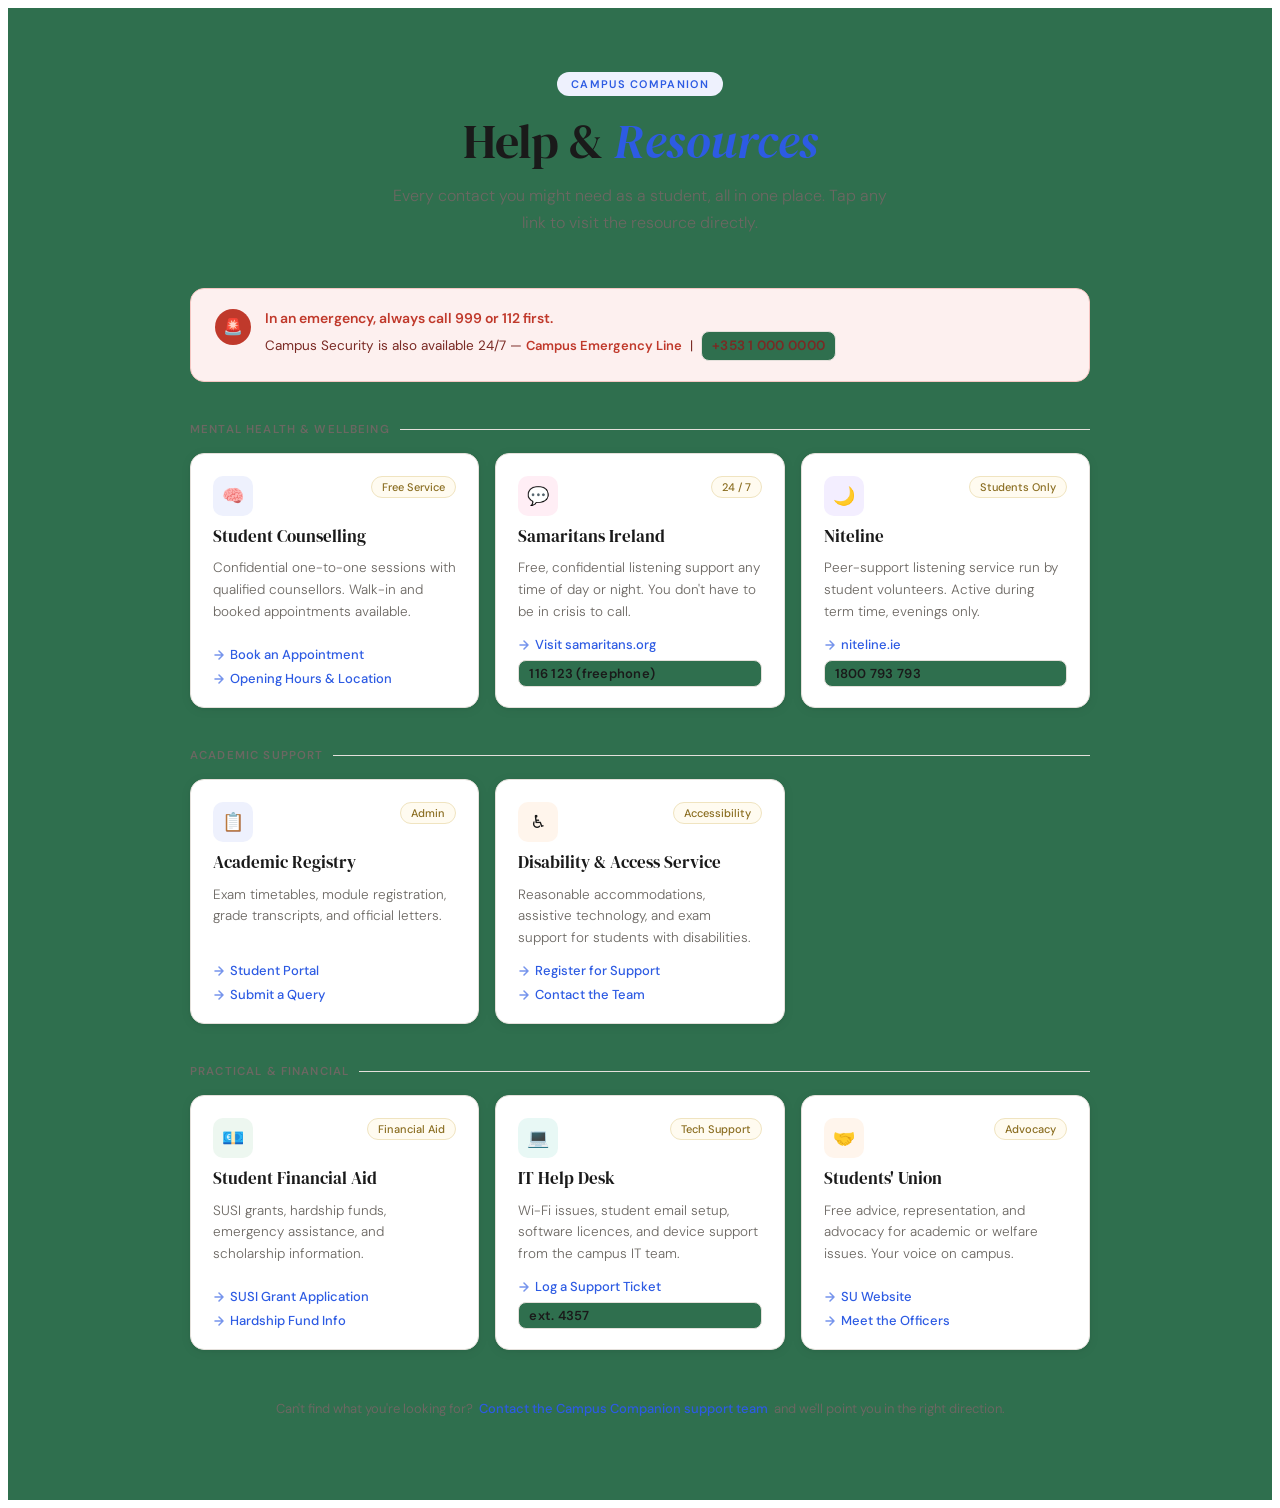
<file: campus-resources-section.html>
<!--
  ============================================================
  CAMPUS COMPANION — Help & Resources Section
  ============================================================
  HOW TO USE THIS IN YOUR FRIEND'S PROJECT:
  
  Option A — Drop in the full file as a standalone page
  Option B — Copy everything between the <section> tags and
             paste it wherever you want inside your friend's
             existing HTML. The <style> block can go into his
             existing <head> or at the top of a shared CSS file.
             No JS needed. Nothing will conflict with his code
             as long as his project doesn't already define the
             same CSS custom-property names (they're scoped).
  ============================================================
-->
<!DOCTYPE html>
<html lang="en">
<head>
  <meta charset="UTF-8" />
  <meta name="viewport" content="width=device-width, initial-scale=1.0" />
  <title>Help & Resources — Campus Companion</title>
  <link rel="preconnect" href="https://fonts.googleapis.com" />
  <link rel="preconnect" href="https://fonts.gstatic.com" crossorigin />
  <link href="https://fonts.googleapis.com/css2?family=DM+Serif+Display:ital@0;1&family=DM+Sans:wght@300;400;500;600&display=swap" rel="stylesheet" />

  <style>
    /* ── Scoped custom properties (won't clash with existing code) ── */
    .cr-root {
      --cr-bg:          #2f6f4e;
      --cr-surface:     #ffffff;
      --cr-border:      #e4e0db;
      --cr-accent:      #2d5be3;
      --cr-accent-soft: #eef1fd;
      --cr-text:        #1a1a1a;
      --cr-muted:       #6b6762;
      --cr-tag-bg:      #fffbf0;
      --cr-tag-border:  #f0e4c0;
      --cr-tag-text:    #8a6d20;
      --cr-emergency:   #c0392b;
      --cr-emergency-soft: #fdf0ef;
      --cr-radius:      14px;
      --cr-radius-sm:   8px;
      --cr-shadow:      0 2px 12px rgba(0,0,0,.06), 0 1px 3px rgba(0,0,0,.04);
      --cr-shadow-hover:0 8px 28px rgba(0,0,0,.10), 0 2px 6px rgba(0,0,0,.06);
      --cr-font-display: 'DM Serif Display', Georgia, serif;
      --cr-font-body:    'DM Sans', system-ui, sans-serif;
    }

    /* ── Reset only inside our section ── */
    .cr-root *, .cr-root *::before, .cr-root *::after {
      box-sizing: border-box;
      margin: 0;
      padding: 0;
    }

    /* ── Section wrapper ── */
    .cr-root {
      font-family: var(--cr-font-body);
      color: var(--cr-text);
      background: var(--cr-bg);
      padding: 64px 24px 80px;
      min-height: 100vh; /* remove this line if embedding inside an existing page */
    }

    /* ── Inner container ── */
    .cr-container {
      max-width: 900px;
      margin: 0 auto;
    }

    /* ── Header ── */
    .cr-header {
      text-align: center;
      margin-bottom: 52px;
    }

    .cr-eyebrow {
      display: inline-block;
      font-size: 11px;
      font-weight: 600;
      letter-spacing: .12em;
      text-transform: uppercase;
      color: var(--cr-accent);
      background: var(--cr-accent-soft);
      border-radius: 100px;
      padding: 5px 14px;
      margin-bottom: 18px;
    }

    .cr-header h1 {
      font-family: var(--cr-font-display);
      font-size: clamp(2rem, 5vw, 3rem);
      font-weight: 400;
      line-height: 1.15;
      color: var(--cr-text);
      margin-bottom: 14px;
    }

    .cr-header h1 em {
      font-style: italic;
      color: var(--cr-accent);
    }

    .cr-header p {
      font-size: 16px;
      font-weight: 300;
      color: var(--cr-muted);
      max-width: 520px;
      margin: 0 auto;
      line-height: 1.65;
    }

    /* ── Emergency banner ── */
    .cr-emergency-banner {
      display: flex;
      align-items: flex-start;
      gap: 14px;
      background: var(--cr-emergency-soft);
      border: 1.5px solid #f5c6c2;
      border-radius: var(--cr-radius);
      padding: 20px 24px;
      margin-bottom: 40px;
    }

    .cr-emergency-icon {
      flex-shrink: 0;
      width: 36px;
      height: 36px;
      background: var(--cr-emergency);
      border-radius: 50%;
      display: flex;
      align-items: center;
      justify-content: center;
      font-size: 16px;
      color: #fff;
    }

    .cr-emergency-body strong {
      display: block;
      font-size: 14px;
      font-weight: 600;
      color: var(--cr-emergency);
      margin-bottom: 4px;
    }

    .cr-emergency-body span {
      font-size: 13.5px;
      color: #7a2a24;
      line-height: 1.5;
    }

    .cr-emergency-body .cr-link {
      color: var(--cr-emergency);
      font-weight: 600;
    }

    /* ── Category label ── */
    .cr-category {
      display: flex;
      align-items: center;
      gap: 10px;
      margin-bottom: 16px;
      margin-top: 40px;
    }

    .cr-category:first-of-type {
      margin-top: 0;
    }

    .cr-category-label {
      font-size: 11.5px;
      font-weight: 600;
      letter-spacing: .1em;
      text-transform: uppercase;
      color: var(--cr-muted);
    }

    .cr-category-line {
      flex: 1;
      height: 1px;
      background: var(--cr-border);
    }

    /* ── Cards grid ── */
    .cr-grid {
      display: grid;
      grid-template-columns: repeat(auto-fill, minmax(260px, 1fr));
      gap: 16px;
      margin-bottom: 8px;
    }

    /* ── Individual card ── */
    .cr-card {
      background: var(--cr-surface);
      border: 1.5px solid var(--cr-border);
      border-radius: var(--cr-radius);
      padding: 22px 22px 20px;
      box-shadow: var(--cr-shadow);
      transition: box-shadow .22s ease, border-color .22s ease, transform .22s ease;
      display: flex;
      flex-direction: column;
      gap: 10px;
    }

    .cr-card:hover {
      box-shadow: var(--cr-shadow-hover);
      border-color: #c8d4f8;
      transform: translateY(-2px);
    }

    .cr-card-top {
      display: flex;
      align-items: flex-start;
      justify-content: space-between;
      gap: 10px;
    }

    .cr-card-icon {
      width: 40px;
      height: 40px;
      border-radius: 10px;
      display: flex;
      align-items: center;
      justify-content: center;
      font-size: 18px;
      flex-shrink: 0;
    }

    .cr-card-tag {
      font-size: 11px;
      font-weight: 500;
      background: var(--cr-tag-bg);
      color: var(--cr-tag-text);
      border: 1px solid var(--cr-tag-border);
      border-radius: 100px;
      padding: 3px 10px;
      white-space: nowrap;
    }

    .cr-card h3 {
      font-family: var(--cr-font-display);
      font-size: 17px;
      font-weight: 400;
      color: var(--cr-text);
      line-height: 1.25;
    }

    .cr-card p {
      font-size: 13.5px;
      color: var(--cr-muted);
      line-height: 1.6;
      font-weight: 300;
      flex: 1;
    }

    /* ── Links inside cards ── */
    .cr-links {
      display: flex;
      flex-direction: column;
      gap: 7px;
      margin-top: 4px;
    }

    .cr-link {
      display: inline-flex;
      align-items: center;
      gap: 5px;
      font-size: 13px;
      font-weight: 500;
      color: var(--cr-accent);
      text-decoration: none;
      cursor: pointer;
      transition: opacity .18s;
    }

    .cr-link:hover {
      opacity: .7;
      text-decoration: underline;
    }

    .cr-link svg {
      flex-shrink: 0;
      opacity: .65;
    }

    /* ── Phone highlight ── */
    .cr-phone {
      display: inline-block;
      font-size: 13px;
      font-weight: 600;
      color: var(--cr-text);
      background: var(--cr-bg);
      border-radius: var(--cr-radius-sm);
      padding: 4px 10px;
      border: 1px solid var(--cr-border);
      letter-spacing: .02em;
    }

    /* ── Footer note ── */
    .cr-footer-note {
      margin-top: 48px;
      text-align: center;
      font-size: 13px;
      color: var(--cr-muted);
      line-height: 1.7;
    }

    /* ── Color tokens for icons ── */
    .cr-icon--blue   { background: #eef1fd; }
    .cr-icon--green  { background: #edf7f0; }
    .cr-icon--orange { background: #fff5ec; }
    .cr-icon--purple { background: #f3eeff; }
    .cr-icon--pink   { background: #ffeef5; }
    .cr-icon--teal   { background: #e8f8f5; }

    /* ── Responsive ── */
    @media (max-width: 540px) {
      .cr-root { padding: 40px 16px 60px; }
      .cr-header h1 { font-size: 1.8rem; }
      .cr-grid { grid-template-columns: 1fr; }
    }
  </style>
</head>
<body>

<!--
  ╔══════════════════════════════════════════════════════════╗
  ║  START OF EMBEDDABLE SECTION                             ║
  ║  Copy from here (including the <section> tag) to the    ║
  ║  matching END comment below.                             ║
  ╚══════════════════════════════════════════════════════════╝
-->
<section class="cr-root" id="campus-resources">
  <div class="cr-container">

    <!-- ── Page Header ── -->
    <div class="cr-header">
      <span class="cr-eyebrow">Campus Companion</span>
      <h1>Help &amp; <em>Resources</em></h1>
      <p>Every contact you might need as a student, all in one place. Tap any link to visit the resource directly.</p>
    </div>

    <!-- ── Emergency Banner ── -->
    <div class="cr-emergency-banner">
      <div class="cr-emergency-icon">🚨</div>
      <div class="cr-emergency-body">
        <strong>In an emergency, always call 999 or 112 first.</strong>
        <span>
          Campus Security is also available 24/7 &mdash;
          <a href="#" class="cr-link" onclick="return false;">Campus Emergency Line</a>
          &nbsp;|&nbsp;
          <span class="cr-phone">+353 1 000 0000</span>
        </span>
      </div>
    </div>

    <!-- ════════════════════════════════════ -->
    <!-- CATEGORY 1 — Mental Health & Wellbeing -->
    <!-- ════════════════════════════════════ -->
    <div class="cr-category">
      <span class="cr-category-label">Mental Health &amp; Wellbeing</span>
      <div class="cr-category-line"></div>
    </div>

    <div class="cr-grid">

      <!-- Card: Student Counselling -->
      <div class="cr-card">
        <div class="cr-card-top">
          <div class="cr-card-icon cr-icon--blue">🧠</div>
          <span class="cr-card-tag">Free Service</span>
        </div>
        <h3>Student Counselling</h3>
        <p>Confidential one-to-one sessions with qualified counsellors. Walk-in and booked appointments available.</p>
        <div class="cr-links">
          <a href="#" class="cr-link" onclick="return false;">
            <!-- Arrow icon -->
            <svg width="12" height="12" viewBox="0 0 12 12" fill="none" xmlns="http://www.w3.org/2000/svg"><path d="M2 6h8M6 2l4 4-4 4" stroke="currentColor" stroke-width="1.5" stroke-linecap="round" stroke-linejoin="round"/></svg>
            Book an Appointment
          </a>
          <a href="#" class="cr-link" onclick="return false;">
            <svg width="12" height="12" viewBox="0 0 12 12" fill="none" xmlns="http://www.w3.org/2000/svg"><path d="M2 6h8M6 2l4 4-4 4" stroke="currentColor" stroke-width="1.5" stroke-linecap="round" stroke-linejoin="round"/></svg>
            Opening Hours &amp; Location
          </a>
        </div>
      </div>

      <!-- Card: 24/7 Crisis Line -->
      <div class="cr-card">
        <div class="cr-card-top">
          <div class="cr-card-icon cr-icon--pink">💬</div>
          <span class="cr-card-tag">24 / 7</span>
        </div>
        <h3>Samaritans Ireland</h3>
        <p>Free, confidential listening support any time of day or night. You don't have to be in crisis to call.</p>
        <div class="cr-links">
          <a href="#" class="cr-link" onclick="return false;">
            <svg width="12" height="12" viewBox="0 0 12 12" fill="none" xmlns="http://www.w3.org/2000/svg"><path d="M2 6h8M6 2l4 4-4 4" stroke="currentColor" stroke-width="1.5" stroke-linecap="round" stroke-linejoin="round"/></svg>
            Visit samaritans.org
          </a>
          <span class="cr-phone">116 123 (freephone)</span>
        </div>
      </div>

      <!-- Card: Niteline -->
      <div class="cr-card">
        <div class="cr-card-top">
          <div class="cr-card-icon cr-icon--purple">🌙</div>
          <span class="cr-card-tag">Students Only</span>
        </div>
        <h3>Niteline</h3>
        <p>Peer-support listening service run by student volunteers. Active during term time, evenings only.</p>
        <div class="cr-links">
          <a href="#" class="cr-link" onclick="return false;">
            <svg width="12" height="12" viewBox="0 0 12 12" fill="none" xmlns="http://www.w3.org/2000/svg"><path d="M2 6h8M6 2l4 4-4 4" stroke="currentColor" stroke-width="1.5" stroke-linecap="round" stroke-linejoin="round"/></svg>
            niteline.ie
          </a>
          <span class="cr-phone">1800 793 793</span>
        </div>
      </div>

    </div><!-- /cr-grid -->


    <!-- ════════════════════════════════════ -->
    <!-- CATEGORY 2 — Academic Support       -->
    <!-- ════════════════════════════════════ -->
    <div class="cr-category">
      <span class="cr-category-label">Academic Support</span>
      <div class="cr-category-line"></div>
    </div>

    <div class="cr-grid">

      <!-- Card: Academic Registry -->
      <div class="cr-card">
        <div class="cr-card-top">
          <div class="cr-card-icon cr-icon--blue">📋</div>
          <span class="cr-card-tag">Admin</span>
        </div>
        <h3>Academic Registry</h3>
        <p>Exam timetables, module registration, grade transcripts, and official letters.</p>
        <div class="cr-links">
          <a href="#" class="cr-link" onclick="return false;">
            <svg width="12" height="12" viewBox="0 0 12 12" fill="none" xmlns="http://www.w3.org/2000/svg"><path d="M2 6h8M6 2l4 4-4 4" stroke="currentColor" stroke-width="1.5" stroke-linecap="round" stroke-linejoin="round"/></svg>
            Student Portal
          </a>
          <a href="#" class="cr-link" onclick="return false;">
            <svg width="12" height="12" viewBox="0 0 12 12" fill="none" xmlns="http://www.w3.org/2000/svg"><path d="M2 6h8M6 2l4 4-4 4" stroke="currentColor" stroke-width="1.5" stroke-linecap="round" stroke-linejoin="round"/></svg>
            Submit a Query
          </a>
        </div>
      </div>

      <!-- Card: Disability Services -->
      <div class="cr-card">
        <div class="cr-card-top">
          <div class="cr-card-icon cr-icon--orange">♿</div>
          <span class="cr-card-tag">Accessibility</span>
        </div>
        <h3>Disability &amp; Access Service</h3>
        <p>Reasonable accommodations, assistive technology, and exam support for students with disabilities.</p>
        <div class="cr-links">
          <a href="#" class="cr-link" onclick="return false;">
            <svg width="12" height="12" viewBox="0 0 12 12" fill="none" xmlns="http://www.w3.org/2000/svg"><path d="M2 6h8M6 2l4 4-4 4" stroke="currentColor" stroke-width="1.5" stroke-linecap="round" stroke-linejoin="round"/></svg>
            Register for Support
          </a>
          <a href="#" class="cr-link" onclick="return false;">
            <svg width="12" height="12" viewBox="0 0 12 12" fill="none" xmlns="http://www.w3.org/2000/svg"><path d="M2 6h8M6 2l4 4-4 4" stroke="currentColor" stroke-width="1.5" stroke-linecap="round" stroke-linejoin="round"/></svg>
            Contact the Team
          </a>
        </div>
      </div>

    </div><!-- /cr-grid -->


    <!-- ════════════════════════════════════ -->
    <!-- CATEGORY 3 — Practical & Financial  -->
    <!-- ════════════════════════════════════ -->
    <div class="cr-category">
      <span class="cr-category-label">Practical &amp; Financial</span>
      <div class="cr-category-line"></div>
    </div>

    <div class="cr-grid">

      <!-- Card: Student Finance -->
      <div class="cr-card">
        <div class="cr-card-top">
          <div class="cr-card-icon cr-icon--green">💶</div>
          <span class="cr-card-tag">Financial Aid</span>
        </div>
        <h3>Student Financial Aid</h3>
        <p>SUSI grants, hardship funds, emergency assistance, and scholarship information.</p>
        <div class="cr-links">
          <a href="#" class="cr-link" onclick="return false;">
            <svg width="12" height="12" viewBox="0 0 12 12" fill="none" xmlns="http://www.w3.org/2000/svg"><path d="M2 6h8M6 2l4 4-4 4" stroke="currentColor" stroke-width="1.5" stroke-linecap="round" stroke-linejoin="round"/></svg>
            SUSI Grant Application
          </a>
          <a href="#" class="cr-link" onclick="return false;">
            <svg width="12" height="12" viewBox="0 0 12 12" fill="none" xmlns="http://www.w3.org/2000/svg"><path d="M2 6h8M6 2l4 4-4 4" stroke="currentColor" stroke-width="1.5" stroke-linecap="round" stroke-linejoin="round"/></svg>
            Hardship Fund Info
          </a>
        </div>
      </div>

      <!-- Card: IT Help Desk -->
      <div class="cr-card">
        <div class="cr-card-top">
          <div class="cr-card-icon cr-icon--teal">💻</div>
          <span class="cr-card-tag">Tech Support</span>
        </div>
        <h3>IT Help Desk</h3>
        <p>Wi-Fi issues, student email setup, software licences, and device support from the campus IT team.</p>
        <div class="cr-links">
          <a href="#" class="cr-link" onclick="return false;">
            <svg width="12" height="12" viewBox="0 0 12 12" fill="none" xmlns="http://www.w3.org/2000/svg"><path d="M2 6h8M6 2l4 4-4 4" stroke="currentColor" stroke-width="1.5" stroke-linecap="round" stroke-linejoin="round"/></svg>
            Log a Support Ticket
          </a>
          <span class="cr-phone">ext. 4357</span>
        </div>
      </div>

      <!-- Card: Students' Union -->
      <div class="cr-card">
        <div class="cr-card-top">
          <div class="cr-card-icon cr-icon--orange">🤝</div>
          <span class="cr-card-tag">Advocacy</span>
        </div>
        <h3>Students' Union</h3>
        <p>Free advice, representation, and advocacy for academic or welfare issues. Your voice on campus.</p>
        <div class="cr-links">
          <a href="#" class="cr-link" onclick="return false;">
            <svg width="12" height="12" viewBox="0 0 12 12" fill="none" xmlns="http://www.w3.org/2000/svg"><path d="M2 6h8M6 2l4 4-4 4" stroke="currentColor" stroke-width="1.5" stroke-linecap="round" stroke-linejoin="round"/></svg>
            SU Website
          </a>
          <a href="#" class="cr-link" onclick="return false;">
            <svg width="12" height="12" viewBox="0 0 12 12" fill="none" xmlns="http://www.w3.org/2000/svg"><path d="M2 6h8M6 2l4 4-4 4" stroke="currentColor" stroke-width="1.5" stroke-linecap="round" stroke-linejoin="round"/></svg>
            Meet the Officers
          </a>
        </div>
      </div>

    </div><!-- /cr-grid -->


    <!-- ── Footer note ── -->
    <p class="cr-footer-note">
      Can't find what you're looking for?&nbsp;
      <a href="#" class="cr-link" onclick="return false;">Contact the Campus Companion support team</a>
      &nbsp;and we'll point you in the right direction.
    </p>

  </div><!-- /cr-container -->
</section>
<!--
  ╔══════════════════════════════════════════════════════════╗
  ║  END OF EMBEDDABLE SECTION                               ║
  ╚══════════════════════════════════════════════════════════╝
-->

</body>
</html>
</file>
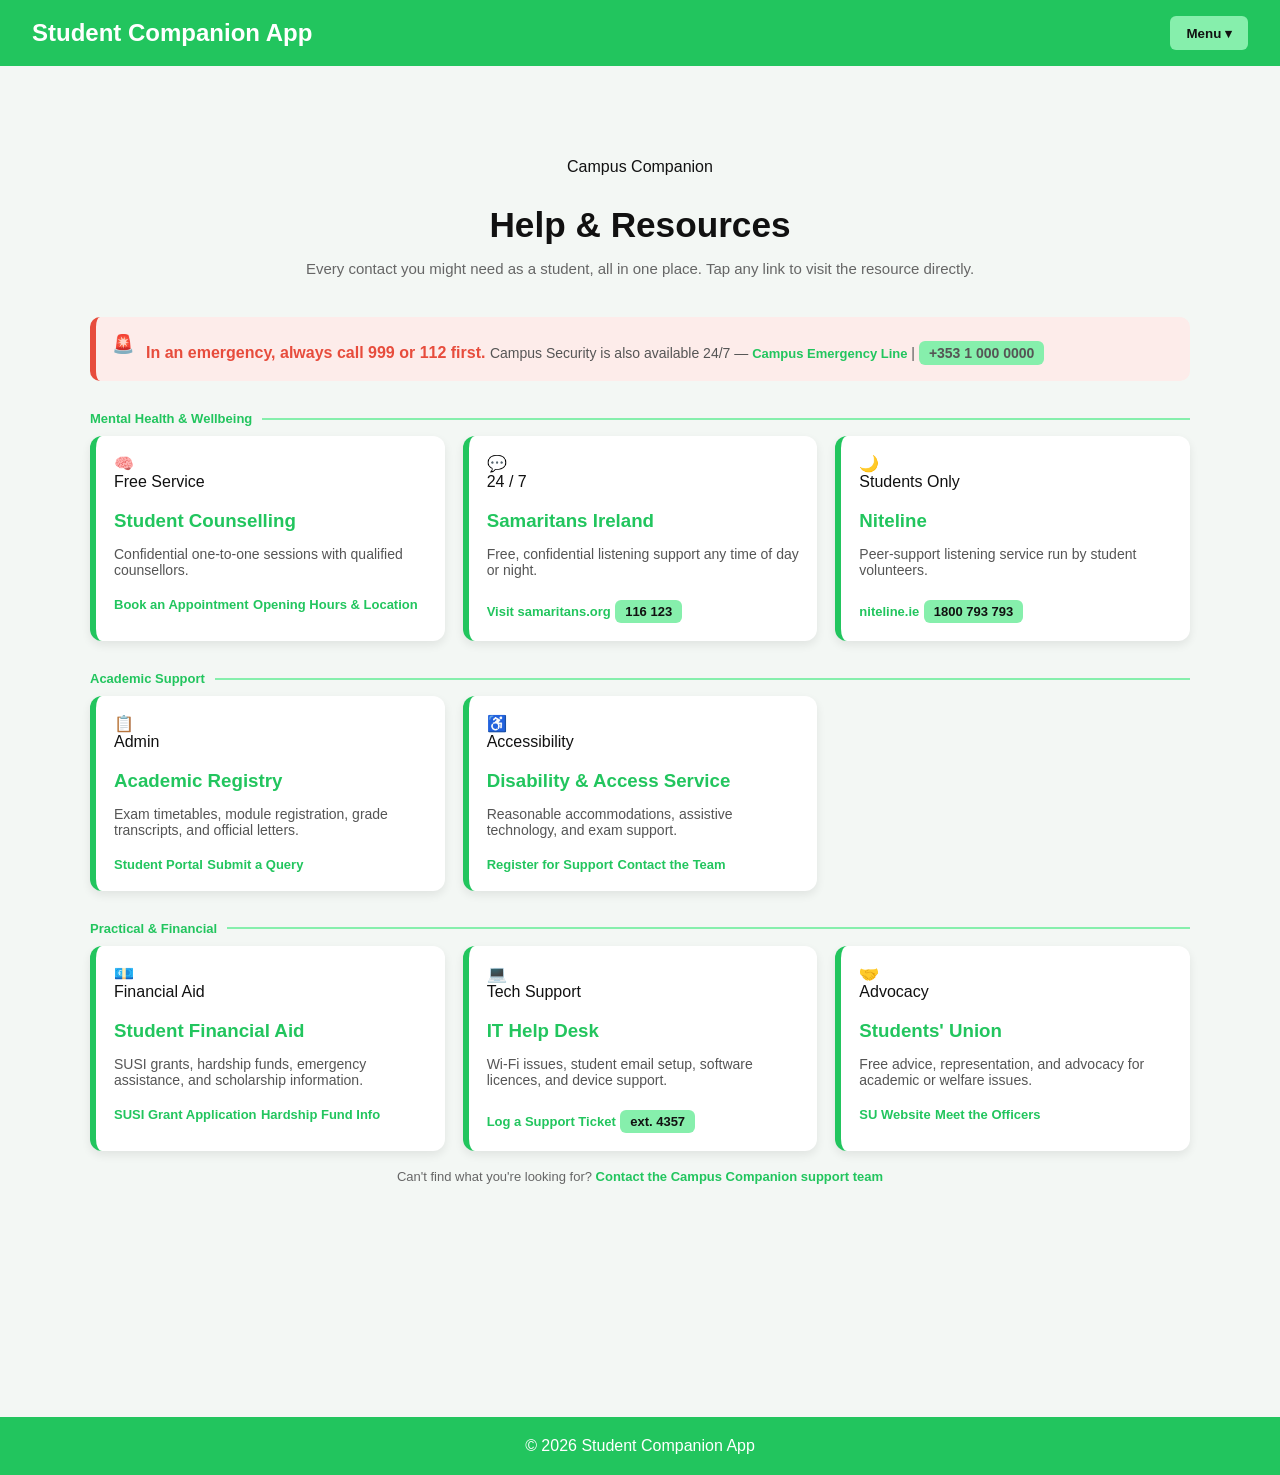
<file: Contact_Us.html>
<!DOCTYPE html>
<html lang="en">
<head>
  <meta charset="UTF-8" />
  <meta name="viewport" content="width=device-width, initial-scale=1.0" />

  <title>Help & Resources — Campus Companion</title>

  <link rel="stylesheet" href="style.css" />
</head>

<body>

<header>
  <h1 data-i18n="appTitle">Student Companion App</h1>

  <nav>
    <div class="dropdown">
      <button class="dropbtn" aria-expanded="false" data-i18n="menu">Menu ▾</button>

      <div class="dropdown-content" role="menu">
        <a href="index.html" role="menuitem" data-i18n="home">Home</a>
        <a href="timetable.html" role="menuitem" data-i18n="timetable">Timetable</a>
        <a href="grades.html" role="menuitem" data-i18n="grades">Grades</a>
        <a href="events.html" role="menuitem" data-i18n="events">Events</a>
        <a href="lunch_menu.html" role="menuitem" data-i18n="canteenMenu">Canteen Menu</a>
        <a href="library_services.html" role="menuitem" data-i18n="libraryServices">Library Services</a>
        <a href="Contact_Us.html" role="menuitem" data-i18n="contactUs">Contact Us</a>
        <a href="#" class="logout" onclick="logout()" data-i18n="logout">Logout</a>
      </div>
    </div>
  </nav>
</header>

<main>
  <section class="cr-root" id="campus-resources">
    <div class="cr-container">

      <div class="cr-header">
        <span class="cr-eyebrow" data-i18n="campusCompanion">Campus Companion</span>

        <h1 data-i18n="helpResourcesTitle">
          Help &amp; Resources
        </h1>

        <p data-i18n="helpResourcesSubtitle">
          Every contact you might need as a student, all in one place.
        </p>
      </div>

      <div class="cr-emergency-banner">
        <div class="cr-emergency-icon">🚨</div>

        <div class="cr-emergency-body">
          <strong data-i18n="emergencyText">
            In an emergency, always call 999 or 112 first.
          </strong>

          <span>
            <span data-i18n="campusSecurityText">
              Campus Security is also available 24/7
            </span>
            —
            <a href="#" class="cr-link" onclick="return false;" data-i18n="campusEmergencyLine">
              Campus Emergency Line
            </a>
            |
            <span class="cr-phone">+353 1 000 0000</span>
          </span>
        </div>
      </div>

      <div class="cr-category">
        <span class="cr-category-label" data-i18n="mentalHealth">
          Mental Health &amp; Wellbeing
        </span>
        <div class="cr-category-line"></div>
      </div>

      <div class="cr-grid">

        <div class="cr-card">
          <div class="cr-card-top">
            <div class="cr-card-icon cr-icon--blue">🧠</div>
            <span class="cr-card-tag" data-i18n="freeService">Free Service</span>
          </div>

          <h3 data-i18n="studentCounselling">Student Counselling</h3>

          <p data-i18n="studentCounsellingDesc">
            Confidential one-to-one sessions with qualified counsellors.
          </p>

          <div class="cr-links">
            <a href="#" class="cr-link" onclick="return false;" data-i18n="bookAppointment">
              Book an Appointment
            </a>

            <a href="#" class="cr-link" onclick="return false;" data-i18n="openingHours">
              Opening Hours &amp; Location
            </a>
          </div>
        </div>

        <div class="cr-card">
          <div class="cr-card-top">
            <div class="cr-card-icon cr-icon--pink">💬</div>
            <span class="cr-card-tag">24 / 7</span>
          </div>

          <h3 data-i18n="samaritansIreland">Samaritans Ireland</h3>

          <p data-i18n="samaritansDesc">
            Free, confidential listening support any time of day or night.
          </p>

          <div class="cr-links">
            <a href="#" class="cr-link" onclick="return false;" data-i18n="visitSamaritans">
              Visit samaritans.org
            </a>

            <span class="cr-phone">116 123</span>
          </div>
        </div>

        <div class="cr-card">
          <div class="cr-card-top">
            <div class="cr-card-icon cr-icon--purple">🌙</div>
            <span class="cr-card-tag" data-i18n="studentsOnly">Students Only</span>
          </div>

          <h3>Niteline</h3>

          <p data-i18n="nitelineDesc">
            Peer-support listening service run by student volunteers.
          </p>

          <div class="cr-links">
            <a href="#" class="cr-link" onclick="return false;">niteline.ie</a>
            <span class="cr-phone">1800 793 793</span>
          </div>
        </div>

      </div>

      <div class="cr-category">
        <span class="cr-category-label" data-i18n="academicSupport">
          Academic Support
        </span>
        <div class="cr-category-line"></div>
      </div>

      <div class="cr-grid">

        <div class="cr-card">
          <div class="cr-card-top">
            <div class="cr-card-icon cr-icon--blue">📋</div>
            <span class="cr-card-tag" data-i18n="admin">Admin</span>
          </div>

          <h3 data-i18n="academicRegistry">Academic Registry</h3>

          <p data-i18n="academicRegistryDesc">
            Exam timetables, module registration, grade transcripts, and official letters.
          </p>

          <div class="cr-links">
            <a href="#" class="cr-link" onclick="return false;" data-i18n="studentPortal">
              Student Portal
            </a>

            <a href="#" class="cr-link" onclick="return false;" data-i18n="submitQuery">
              Submit a Query
            </a>
          </div>
        </div>

        <div class="cr-card">
          <div class="cr-card-top">
            <div class="cr-card-icon cr-icon--orange">♿</div>
            <span class="cr-card-tag" data-i18n="accessibility">Accessibility</span>
          </div>

          <h3 data-i18n="disabilityService">Disability &amp; Access Service</h3>

          <p data-i18n="disabilityServiceDesc">
            Reasonable accommodations, assistive technology, and exam support.
          </p>

          <div class="cr-links">
            <a href="#" class="cr-link" onclick="return false;" data-i18n="registerSupport">
              Register for Support
            </a>

            <a href="#" class="cr-link" onclick="return false;" data-i18n="contactTeam">
              Contact the Team
            </a>
          </div>
        </div>

      </div>

      <div class="cr-category">
        <span class="cr-category-label" data-i18n="financialSupport">
          Practical &amp; Financial
        </span>
        <div class="cr-category-line"></div>
      </div>

      <div class="cr-grid">

        <div class="cr-card">
          <div class="cr-card-top">
            <div class="cr-card-icon cr-icon--green">💶</div>
            <span class="cr-card-tag" data-i18n="financialAid">Financial Aid</span>
          </div>

          <h3 data-i18n="studentFinancialAid">Student Financial Aid</h3>

          <p data-i18n="studentFinancialAidDesc">
            SUSI grants, hardship funds, emergency assistance, and scholarship information.
          </p>

          <div class="cr-links">
            <a href="#" class="cr-link" onclick="return false;" data-i18n="susiGrant">
              SUSI Grant Application
            </a>

            <a href="#" class="cr-link" onclick="return false;" data-i18n="hardshipFund">
              Hardship Fund Info
            </a>
          </div>
        </div>

        <div class="cr-card">
          <div class="cr-card-top">
            <div class="cr-card-icon cr-icon--teal">💻</div>
            <span class="cr-card-tag" data-i18n="techSupport">Tech Support</span>
          </div>

          <h3 data-i18n="itHelpDesk">IT Help Desk</h3>

          <p data-i18n="itHelpDeskDesc">
            Wi-Fi issues, student email setup, software licences, and device support.
          </p>

          <div class="cr-links">
            <a href="#" class="cr-link" onclick="return false;" data-i18n="supportTicket">
              Log a Support Ticket
            </a>

            <span class="cr-phone">ext. 4357</span>
          </div>
        </div>

        <div class="cr-card">
          <div class="cr-card-top">
            <div class="cr-card-icon cr-icon--orange">🤝</div>
            <span class="cr-card-tag" data-i18n="advocacy">Advocacy</span>
          </div>

          <h3 data-i18n="studentsUnion">Students' Union</h3>

          <p data-i18n="studentsUnionDesc">
            Free advice, representation, and advocacy for academic or welfare issues.
          </p>

          <div class="cr-links">
            <a href="#" class="cr-link" onclick="return false;" data-i18n="suWebsite">
              SU Website
            </a>

            <a href="#" class="cr-link" onclick="return false;" data-i18n="meetOfficers">
              Meet the Officers
            </a>
          </div>
        </div>

      </div>

      <p class="cr-footer-note">
        <span data-i18n="cantFind">Can't find what you're looking for?</span>
       <a 
  href="mailto:support@yourdomain.com" 
  class="cr-link"
  data-i18n="contactSupport"
>
  Contact the Campus Companion support team
</a>
      </p>

    </div>
  </section>
</main>

<footer>
  © 2026 Student Companion App
</footer>

<script src="script.js" defer></script>

</body>
</html>
</file>
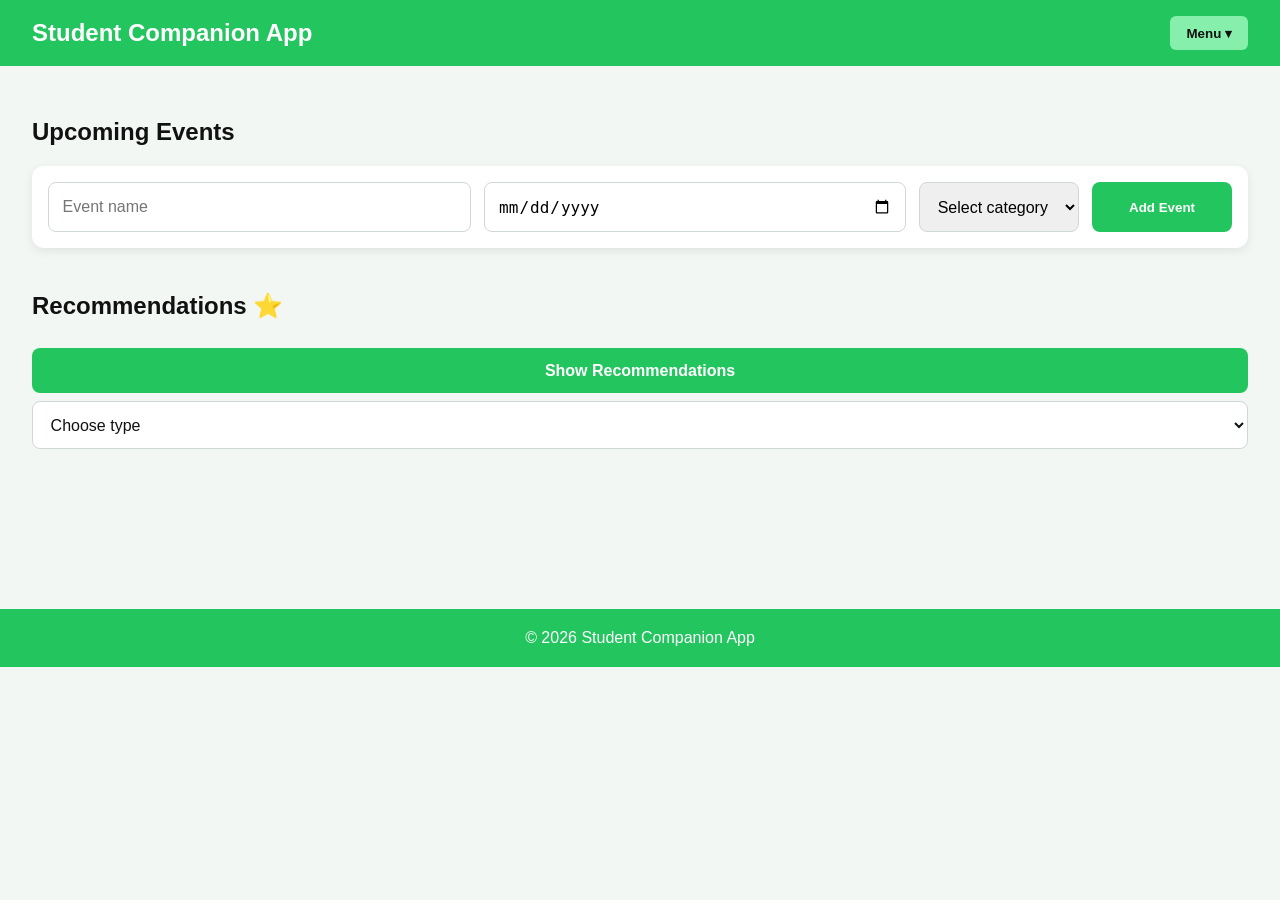
<file: events.html>
<!DOCTYPE html>
<html lang="en">
<head>
  <meta charset="UTF-8">
  <meta name="viewport" content="width=device-width, initial-scale=1.0">
  <title>Events</title>
  <link rel="stylesheet" href="style.css">
</head>

<body>

<header>
 <a href="index.html" class="home-link">
  <h1 data-i18n="appTitle">Student Companion App</h1>
</a>

  <nav>
    <div class="dropdown">
      <button class="dropbtn" aria-expanded="false">Menu ▾</button>

      <div class="dropdown-content" role="menu">
        <a href="index.html" role="menuitem" data-i18n="home">Home</a>
        <a href="timetable.html" role="menuitem" data-i18n="timetable">Timetable</a>
        <a href="grades.html" role="menuitem" data-i18n="grades">Grades</a>
        <a href="events.html" role="menuitem" data-i18n="events">Events</a>
        <a href="lunch_menu.html" role="menuitem" data-i18n="canteenMenu">Canteen Menu</a>
        <a href="library_services.html" role="menuitem" data-i18n="libraryServices">Library Services</a>
        <a href="Contact_Us.html" role="menuitem" data-i18n="Contact Us">Contactus</a>
        <a href="#" class="logout" onclick="logout()" data-i18n="logout">Logout</a>
      </div>
    </div>
  </nav>
</header>
<main>

<h2>Upcoming Events</h2>

<div class="add-event">
  <input type="text" id="eventName" placeholder="Event name">
  <input type="date" id="eventDate">

<select id="eventCategory">
  <option value="" data-i18n="selectCategory">Select category</option>
  <option value="academic" data-i18n="academic">Academic</option>
  <option value="sports" data-i18n="sports">Sports</option>
  <option value="social" data-i18n="social">Social</option>
</select>

  <button id="addEventBtn">Add Event</button>
</div>

<div class="events-container" id="eventsContainer"></div>

<h2>Recommendations ⭐️</h2>

<button id="showRecBtn">Show Recommendations</button>

<select id="recType">
  <option value="" data-i18n="chooseType">Choose type</option>
  <option value="academic" data-i18n="academic">Academic</option>
  <option value="sports" data-i18n="sports">Sports</option>
  <option value="social" data-i18n="social">Social</option>
</select>

<div id="recommended"></div>

</main>

<script>
document.addEventListener("DOMContentLoaded", () => {

  const container = document.getElementById("eventsContainer");
  const recContainer = document.getElementById("recommended");

  const addBtn = document.getElementById("addEventBtn");
  const recBtn = document.getElementById("showRecBtn");

  const savedEvents = JSON.parse(localStorage.getItem("events")) || [];
  savedEvents.forEach(renderEvent);

  function saveRecommended(event) {
    const recs = JSON.parse(localStorage.getItem("recommendedEvents")) || [];

    const exists = recs.some(e => e.name === event.name && e.date === event.date);

    if (!exists) {
      recs.push(event);
      localStorage.setItem("recommendedEvents", JSON.stringify(recs));
    }
  }

  addBtn.addEventListener("click", () => {

    const name = document.getElementById("eventName").value;
    const date = document.getElementById("eventDate").value;
    const category = document.getElementById("eventCategory").value;

    if (!name || !date || !category) {
      alert("Fill all fields");
      return;
    }

    const event = { name, date, category };

    const events = JSON.parse(localStorage.getItem("events")) || [];
    events.push(event);
    localStorage.setItem("events", JSON.stringify(events));

    saveRecommended(event);

    renderEvent(event);

    document.getElementById("eventName").value = "";
    document.getElementById("eventDate").value = "";
    document.getElementById("eventCategory").value = "";
  });

  function renderEvent(event) {

    const card = document.createElement("div");
    card.classList.add("event-card");

    card.innerHTML = `
      <h3>${event.name}</h3>
      <p>${event.date}</p>
      <p>${event.category}</p>
      <button class="btn">Add Reminder</button>
      <button class="delete-btn">Remove</button>
    `;

    container.appendChild(card);

    const deleteBtn = card.querySelector(".delete-btn");
    const reminderBtn = card.querySelector(".btn");

    reminderBtn.addEventListener("click", () => {
      reminderBtn.classList.toggle("active");
      reminderBtn.textContent =
        reminderBtn.classList.contains("active")
          ? "Reminder Set ✅"
          : "Add Reminder";
    });

    deleteBtn.addEventListener("click", () => {

      let events = JSON.parse(localStorage.getItem("events")) || [];

      events = events.filter(e =>
        !(e.name === event.name && e.date === event.date)
      );

      localStorage.setItem("events", JSON.stringify(events));

      card.remove();
    });
  }

  recBtn.addEventListener("click", () => {

    const type = document.getElementById("recType").value;

    if (!type) {
      alert("Choose a category");
      return;
    }

    const recs = JSON.parse(localStorage.getItem("recommendedEvents")) || [];

    const filtered = recs.filter(e => e.category === type);

    recContainer.innerHTML = `<h3>Recommended for you ⭐️ (${type})</h3>`;

    if (filtered.length === 0) {
      recContainer.innerHTML += "<p>No recommendations yet.</p>";
      return;
    }

    filtered.forEach(event => {

      const div = document.createElement("div");
      div.classList.add("event-card");

      div.innerHTML = `
        <h3>${event.name}</h3>
        <p>${event.date}</p>
        <p>${event.category}</p>
        <button class="add-to-events">Add to Events</button>
        <button class="delete-rec">delete suggestion</button>
      `;

      recContainer.appendChild(div);

      // Add back to event 
      div.querySelector(".add-to-events").addEventListener("click", () => {

        const events = JSON.parse(localStorage.getItem("events")) || [];

        const exists = events.some(e =>
          e.name === event.name && e.date === event.date
        );

        if (!exists) {
          events.push(event);
          localStorage.setItem("events", JSON.stringify(events));
          renderEvent(event);
        }

      });

      // Delete suggestion
      div.querySelector(".delete-rec").addEventListener("click", () => {

        let recs = JSON.parse(localStorage.getItem("recommendedEvents")) || [];

        recs = recs.filter(e =>
          !(e.name === event.name && e.date === event.date)
        );

        localStorage.setItem("recommendedEvents", JSON.stringify(recs));

        div.remove();
      });

    });

  });

});
</script>
  <footer>
    © 2026 Student Companion App
  </footer>
  <script src="script.js" defer></script>
</body>
</html>
</file>
<file: style.css>
:root {
  --green-dark: #111111;
  --green-main: #22c55e;
  --green-light: #86efac;
  --green-extra-light: #f3f7f4;
  --white: #ffffff;
}

body {
  font-family: Arial, sans-serif;
  margin: 0;
  background-color: var(--green-extra-light);
  color: var(--green-dark);

  min-height: 100vh;
  display: flex;
  flex-direction: column;
}

* {
  box-sizing: border-box;
}

html,
body {
  min-height: 100%;
  margin: 0;
}
header {
  background-color: var(--green-main);
  color: var(--white);
  padding: 1rem 2rem;
  display: flex;
  justify-content: space-between;
  align-items: center;
}

header h1 {
  margin: 0;
  font-size: 1.5rem;
}

nav a {
  color: var(--white);
  text-decoration: none;
  margin-left: 1rem;
  font-weight: bold;
}

.forgot-password-btn {
  width: 100%;
  margin-top: 12px;
  border: none;
  background: none;
  color: var(--green-main);
  font-weight: 700;
  cursor: pointer;
  font-size: 14px;
}

.forgot-password-btn:hover {
  text-decoration: underline;
}

nav a:hover {
  text-decoration: underline;
}

main {
  padding: 2rem;
  justify-content: center;
  align-items: center;
  flex: 1;
}

.auth-card {
  width: 100%;
  max-width: 520px;
  background: var(--white);
  border-radius: 22px;
  padding: 42px;
  box-shadow: 0 20px 60px rgba(0,0,0,0.08);
  position: relative;
  overflow: hidden;
}

.auth-card::before {
  content: "";
  position: absolute;
  top: 0;
  left: 0;
  height: 8px;
  width: 100%;
  background: var(--green-main);
}

.logo {
  text-align: center;
  font-size: 34px;
  font-weight: 700;
  color: var(--green-dark);
  margin-bottom: 24px;
}

.logo span {
  color: var(--green-main);
}

.auth-card h1 {
  text-align: center;
  font-size: 25px;
  font-weight: 700;
  margin-bottom: 8px;
}

.subtitle {
  text-align: center;
  color: #777;
  font-size: 14px;
  margin-bottom: 32px;
}

.input-group {
  position: relative;
  margin-bottom: 16px;
}

.input-group input,
.input-group select {
  width: 100%;
  height: 60px;
  border-radius: 14px;
  border: 1px solid #d6ded9;
  padding: 0 56px 0 20px;
  font-size: 15px;
  outline: none;
  transition: 0.2s;
}

.input-group input:focus,
.input-group select:focus {
  border-color: var(--green-main);
  box-shadow: 0 0 0 3px rgba(47,111,78,0.12);
}

.input-group .icon {
  position: absolute;
  right: 18px;
  top: 50%;
  transform: translateY(-50%);
}

.auth-card .btn {
  width: 100%;
  height: 58px;
  border: none;
  border-radius: 14px;
  background: var(--green-main);
  color: var(--white);
  font-size: 16px;
  font-weight: 700;
  cursor: pointer;
  margin-top: 8px;
}

.auth-card .btn:hover {
  background: var(--green-dark);
}

.divider {
  display: flex;
  align-items: center;
  gap: 15px;
  margin: 28px 0;
  color: #777;
  font-size: 13px;
}

.divider::before,
.divider::after {
  content: "";
  flex: 1;
  height: 1px;
  background: #ddd;
}

.switch {
  text-align: center;
  font-size: 16px;
}

.switch span:last-child {
  font-weight: 700;
  cursor: pointer;
}

.hidden {
  display: none;
}


#dashboard,
.auth-page,
.cr-root {
  flex: 1;
}

footer p {
  margin: 0.25rem 0;
}


.dashboard {
  display: grid;
  grid-template-columns: repeat(3, minmax(280px, 1fr));
  gap: 2rem;
  width: 100%;
  max-width: 1200px;
  margin: 0 auto;
    margin-top: 5%;

}

.card {
  background: #f4f4f4;
  border-radius: 12px;
  padding: 20px;
  min-height: 220px;
  box-shadow: 0 4px 10px rgba(0,0,0,0.08);

  display: flex;
  flex-direction: column;
  justify-content: space-between;
}
.card button {
  align-self: flex-start;
}

.card button:hover {
  background-color: #66b58a;
}
/* 3. Fix Responsiveness */
@media (max-width: 1000px) {
  .dashboard {
    grid-template-columns: repeat(2, 1fr); /* 2 per row on tablets */
  }
}

@media (max-width: 600px) {
  .dashboard {
    grid-template-columns: 1fr; /* 1 per row on phones */
  }
}

.card h3 {
  margin-bottom: 15px;
  color: #2f6f4f;
}

.card p {
  margin: 10px 0;
  line-height: 1.6;
  word-wrap: break-word;
}

.btn {
  background-color: var(--green-light);
  color: var(--green-dark);
  border: none;
  padding: 0.5rem 1rem;
  border-radius: 6px;
  cursor: pointer;
  margin-top: 0.5rem;
}

.btn:hover {
  background-color: var(--green-main);
  color: var(--white);
}


footer {
  width: 100vw;
  margin-left: calc(-50vw + 50%);
  padding: 1.25rem 2rem;
  background-color: var(--green-main);
  color: var(--white);
  text-align: center;
  box-sizing: border-box;
  margin-top: 10%;
}

.timetable {
  display: grid;
  grid-template-columns: repeat(6, 1fr);
  gap: 5px;
  margin-top: 1rem;
}

.timetable div {
  padding: 0.8rem;
  text-align: center;
  border-radius: 6px;
}

.day {
  background-color: var(--green-main);
  color: var(--white);
  font-weight: bold;
}

.time {
  background-color: var(--green-light);
  font-weight: bold;
}

.class {
  background-color: var(--white);
  box-shadow: 0px 2px 5px rgba(0,0,0,0.1);
}

.class:hover {
  background-color: var(--green-extra-light);
}


.gpa-card {
  background-color: var(--green-main);
  color: var(--white);
  padding: 1.5rem;
  border-radius: 12px;
  text-align: center;
  margin-bottom: 2rem;
  box-shadow: 0px 4px 10px rgba(0,0,0,0.1);
}

.gpa {
  font-size: 2.5rem;
  font-weight: bold;
  margin: 0.5rem 0 0;
}

#addGradeBtn {
  padding: 12px 20px;
  background: #4a90e2;
  color: white;
  border: none;
  border-radius: 8px;
  font-size: 1rem;
  cursor: pointer;
  margin-bottom: 20px;
}

#addGradeBtn:hover {
  background: #357ac9;
}

#saveBtn {
  background: linear-gradient(135deg, #4CAF50, #45a049);
  color: white;
  border: none;
  padding: 12px 20px;
  font-size: 16px;
  font-weight: 600;
  border-radius: 10px;
  cursor: pointer;
  transition: all 0.3s ease;
  box-shadow: 0 4px 10px rgba(0, 0, 0, 0.15);
}

#saveBtn:hover {
  background: linear-gradient(135deg, #45a049, #3d8b40);
  transform: translateY(-2px);
  box-shadow: 0 6px 14px rgba(0, 0, 0, 0.2);
}

#saveBtn:active {
  transform: scale(0.97);
  box-shadow: 0 2px 6px rgba(0, 0, 0, 0.2);
}

#saveBtn:disabled {
  background: #ccc;
  cursor: not-allowed;
  box-shadow: none;
}

.grade-actions {
  margin-top: 20px;
  display: flex;
  gap: 10px;
}

.grade-input {
  width: 60px;
  padding: 5px;
  font-size: 1rem;
}

.grade-card {
  background: #fff;
  padding: 20px;
  border-radius: 12px;
  box-shadow: 0 4px 10px rgba(0,0,0,0.1);
  border-left: 8px solid #4CAF50;
}
.grade-card h3 {
  margin-top: 0;
  color: var(--green-main);
}

.grade-card:hover {
  transform: translateY(-5px);
}

#role {
  width: 100%;
  padding: 0.8rem;
  margin: 0.5rem 0;
  border-radius: 6px;
  border: 1px solid #ccc;
}

.dropdown {
  position: relative;
  display: inline-block;
}

.dropbtn {
  background-color: var(--green-light);
  color: var(--green-dark);
  border: none;
  padding: 0.6rem 1rem;
  border-radius: 6px;
  font-weight: bold;
  cursor: pointer;
}

.dropbtn:hover {
  background-color: var(--green-dark);
  color: var(--white);
}

.dropdown-content {
  display: none;
  position: absolute;
  right: 0;
  background-color: var(--white);
  min-width: 180px;
  border-radius: 8px;
  box-shadow: 0px 4px 10px rgba(0,0,0,0.15);
  overflow: hidden;
  z-index: 1000;
}

.dropdown-content a {
  display: block;
  padding: 0.8rem 1rem;
  color: var(--green-dark);
  text-decoration: none;
  font-weight: normal;
}

.dropdown-content a:hover {
  background-color: var(--green-extra-light);
}

.dropdown:hover .dropdown-content {
  display: block;
}

/* ===== LUNCH MENU STYLING ===== */

.menu {
  max-width: 800px;
  margin: 0 auto;
  padding: 1rem;
}

.menu h2 {
  text-align: center;
  color: var(--green-main);
  margin-bottom: 1.5rem;
}

.menu-item {
  background-color: var(--white);
  margin: 12px 0;
  padding: 1.2rem;
  border-radius: 12px;
  box-shadow: 0px 3px 10px rgba(0,0,0,0.08);
  transition: transform 0.2s ease, box-shadow 0.2s ease;
}

.menu-item:hover {
  transform: translateY(-4px);
  box-shadow: 0px 6px 14px rgba(0,0,0,0.12);
}

.menu-item h3 {
  margin: 0 0 8px;
  color: var(--green-main);
  border-bottom: 2px solid var(--green-light);
  padding-bottom: 4px;
}

.menu-item p {
  margin: 5px 0;
}

.menu-item ul {
  margin: 5px 0;
  padding-left: 20px;
}

.menu-item li {
  margin: 4px 0;
}

/* ===== EVENTS PAGE STYLING ===== */

.event-card {
  background-color: var(--white);
  padding: 1.2rem;
  border-radius: 12px;
  box-shadow: 0px 3px 10px rgba(0,0,0,0.1);
  transition: transform 0.2s ease, box-shadow 0.2s ease;
  border-left: 6px solid var(--green-main);
}

.event-card:hover {
  transform: translateY(-5px);
  box-shadow: 0px 6px 14px rgba(0,0,0,0.15);
}

.event-card h3 {
  margin-top: 0;
  color: var(--green-main);
}

.event-date {
  font-size: 0.9rem;
  font-weight: bold;
  color: var(--green-dark);
  margin-bottom: 0.5rem;
}

/* ===== ADD EVENT BOX IMPROVED (FINAL) ===== */

.add-event {
  background-color: var(--white);
  padding: 1rem;
  border-radius: 12px;
  box-shadow: 0px 3px 10px rgba(0,0,0,0.08);
  display: flex;
  gap: 0.8rem;
  flex-wrap: wrap;
  align-items: stretch;
  margin-bottom: 1.5rem;
}

/* Inputs + Select + Recommendation controls */
.add-event input,
.add-event select,
#recType,
#showRecBtn {
  padding: 0.85rem;
  border-radius: 8px;
  border: 1px solid #cfd8d3;
  font-size: 1rem;
  box-sizing: border-box;
}

/* Text + Date sizing */
.add-event input[type="text"],
.add-event input[type="date"] {
  flex: 1 1 220px;
  min-width: 0;
}

/* Focus states */
.add-event input:focus,
.add-event select:focus,
#recType:focus {
  outline: none;
  border-color: var(--green-main);
  box-shadow: 0 0 5px rgba(47, 111, 78, 0.2);
}

/* Add button */
#addEventBtn {
  background-color: var(--green-main);
  color: var(--white);
  border: none;
  padding: 0.85rem 1.2rem;
  border-radius: 8px;
  font-weight: bold;
  cursor: pointer;
  min-width: 140px;
  transition: 0.2s ease;
}

#addEventBtn:hover {
  background-color: var(--green-dark);
  transform: translateY(-1px);
}

#addEventBtn:active {
  transform: scale(0.97);
}

/* Recommendations button */
#showRecBtn {
  width: 100%;
  margin-top: 0.5rem;
  background-color: var(--green-main);
  color: var(--white);
  border: none;
  font-weight: bold;
  cursor: pointer;
  transition: 0.2s ease;
}

#showRecBtn:hover {
  background-color: var(--green-dark);
}

/* Dropdown */
#recType {
  width: 100%;
  margin-top: 0.5rem;
  background: var(--white);
  color: var(--green-dark);
}

/* ===== EVENTS GRID ===== */

.events-container {
  display: grid;
  grid-template-columns: repeat(3, 1fr);
  gap: 20px;
}

/* Event cards */
.event-card {
  background-color: var(--white);
  padding: 1rem;
  border-radius: 12px;
  box-shadow: 0px 3px 10px rgba(0,0,0,0.08);
  border-left: 6px solid var(--green-main);
  transition: 0.2s ease;
}

.event-card:hover {
  transform: translateY(-4px);
  box-shadow: 0px 6px 14px rgba(0,0,0,0.12);
}

.event-card h3 {
  margin: 0 0 0.6rem;
  color: var(--green-main);
  font-size: 1.1rem;
  line-height: 1.3;
}

.event-card p {
  margin: 0.4rem 0;
}

/* Buttons inside cards */
.event-card .btn,
.event-card .delete-btn,
.add-to-events,
.delete-rec {
  width: 100%;
  margin-top: 0.5rem;
  padding: 0.75rem 1rem;
  border-radius: 8px;
  font-size: 0.95rem;
  border: none;
  cursor: pointer;
  font-weight: bold;
  transition: 0.2s ease;
}

/* Reminder button */
.event-card .btn {
  background: var(--green-light);
  color: var(--green-dark);
}

.event-card .btn:hover {
  background: var(--green-main);
  color: var(--white);
}

/* Active reminder */
.btn.active {
  background: var(--green-main);
  color: var(--white);
}

/* Delete buttons */
.event-card .delete-btn,
.delete-rec {
  background: #e74c3c;
  color: var(--white);
}

.event-card .delete-btn:hover,
.delete-rec:hover {
  background: #c0392b;
}

/* Add from recommendations */
.add-to-events {
  background: var(--green-main);
  color: var(--white);
}

.add-to-events:hover {
  background: var(--green-dark);
}

/* ===== RESPONSIVE ===== */

@media (max-width: 900px) {
  .events-container {
    grid-template-columns: repeat(2, 1fr);
  }
}

@media (max-width: 600px) {
  .add-event {
    flex-direction: column;
  }

  .add-event input,
  .add-event select,
  #addEventBtn {
    width: 100%;
  }

  .events-container {
    grid-template-columns: 1fr;
  }
}

 
/* ===== PHONES ===== */
@media (max-width: 600px) {
  main {
    padding: 1rem;
  }

  .add-event {
    padding: 0.9rem;
    gap: 0.7rem;
  }

  .add-event input[type="text"],
  .add-event input[type="date"],
  #addEventBtn {
    width: 100%;
    flex: 1 1 100%;
  }

  .events-container {
    grid-template-columns: 1fr;
    gap: 14px;
  }

  .event-card {
    padding: 0.95rem;
  }

  .event-card h3 {
    font-size: 1rem;
  }

  .event-date {
    font-size: 0.9rem;
  }
}

@media (max-width: 380px) {
  header {
    padding: 0.8rem 1rem;
  }

  header h1 {
    font-size: 1.1rem;
  }

  main h2 {
    font-size: 1.2rem;
  }

  .add-event input[type="text"],
  .add-event input[type="date"],
  #addEventBtn {
    font-size: 0.95rem;
    padding: 0.75rem;
  }

  .event-card .btn,
  .event-card .delete-btn {
    font-size: 0.9rem;
    padding: 0.7rem 0.9rem;
  }
}

.delete-btn {
  margin-top: 0.5rem;
  background-color: #e74c3c;
  color: var(--white);
  border: none;
  padding: 0.45rem 0.9rem;
  border-radius: 6px;
  cursor: pointer;
  font-size: 0.85rem;
  font-weight: bold;
}

.delete-btn:hover {
  background-color: #c0392b;
  transform: translateY(-1px);
  box-shadow: 0px 3px 8px rgba(0,0,0,0.15);
}

.delete-btn:active {
  transform: scale(0.95);
}

.event-card .delete-btn {
  display: inline-block;
}

.events-container {
  display: grid;
  grid-template-columns: repeat(3, 1fr);
  gap: 20px; 
  margin-top: 20px;
}

.event-card {
  background-color: #f9f9f9;
  padding: 15px;
  border-radius: 8px;
  box-shadow: 0 2px 5px rgba(0,0,0,0.1);
}

.logout {
  display: block;
  width: 100%;
  text-align: left;
  background-color: #22c55e;
  color: #fff;
  padding: 0.8rem 1rem;
  border-radius: 0;
  font-weight: bold;
  transition: background-color 0.3s;
}

.dropdown-content .logout {
color: white;
}

.logout:hover {
  background-color: #246040;
  transform: scale(1.05);
}

#courseSelect {
  width: 100%;
  padding: 0.8rem;
  margin: 0.5rem 0;
  border-radius: 6px;
  border: 1px solid #ccc;
  background: var(--white);
  color: var(--green-dark);
  font-size: 1rem;
  cursor: pointer;
  appearance: none;
  -webkit-appearance: none;
  -moz-appearance: none;
}

#courseSelect:focus {
  outline: none;
  border-color: var(--green-main);
  box-shadow: 0 0 5px rgba(47, 111, 78, 0.2);
}

@media (max-width: 480px) {
  #courseSelect {
    font-size: 0.95rem;
    padding: 0.7rem;
  }
}

#courseSelect:focus {
  outline: none;
  border-color: var(--green-main);
  box-shadow: 0 0 5px rgba(47,111,78,0.25);
}

@media (max-width: 330px) {
  #courseSelect {
    font-size: 0.95rem;
    padding: 0.7rem;
  }
}


#bookSearch {
  width: 100%;
  padding: 0.7rem;
  border-radius: 6px;
  border: 1px solid #ccc;
  margin-bottom: 0.5rem;
}

#bookResults {
  list-style: none;
  padding-left: 0;
  margin-top: 0.5rem;
}

#bookResults li {
  padding: 0.5rem;
  background-color: var(--white);
  border-radius: 6px;
  margin-bottom: 0.3rem;
  box-shadow: 0 2px 5px rgba(0,0,0,0.05);
  transition: background-color 0.2s ease, transform 0.2s ease;
}

#bookResults li:hover {
  background-color: var(--green-extra-light);
  transform: translateY(-2px);
}

/* ===== LOANS SECTION ===== */
#loanList {
  list-style: none;
  padding-left: 0;
  margin-top: 0.5rem;
}

#loanList li {
  padding: 0.6rem;
  background-color: var(--white);
  border-radius: 6px;
  margin-bottom: 0.4rem;
  box-shadow: 0 2px 5px rgba(0,0,0,0.05);
  display: flex;
  justify-content: space-between;
  align-items: center;
}

#loanList li button {
  background-color: var(--green-light);
  color: var(--green-dark);
  border: none;
  padding: 0.4rem 0.8rem;
  border-radius: 6px;
  cursor: pointer;
  font-weight: bold;
}

#loanList li button:hover {
  background-color: var(--green-main);
  color: var(--white);
  transform: scale(1.05);
}

/* ===== STUDY ROOM RESERVATION ===== */
#roomDate, #roomTime {
  width: calc(50% - 5px);
  padding: 0.6rem;
  margin-right: 0.5rem;
  border-radius: 6px;
  border: 1px solid #ccc;
}

#reservationStatus {
  margin-top: 0.5rem;
  font-weight: bold;
  color: var(--green-dark);
}

/* ===== BUTTONS IN SECTIONS ===== */
section.card button {
  background-color: var(--green-main);
  color: var(--white);
  border: none;
  padding: 0.6rem 1.2rem;
  border-radius: 6px;
  cursor: pointer;
  font-weight: bold;
  margin-top: 0.5rem;
  transition: background-color 0.2s, transform 0.2s;
}

section.card button:hover {
  background-color: var(--green-dark);
  transform: translateY(-2px);
}

/* ===== RESPONSIVENESS FOR LIBRARY SERVICES ===== */
@media (max-width: 768px) {
  #roomDate, #roomTime {
    width: 100%;
    margin-bottom: 0.5rem;
  }
  main {
    padding: 1rem;
  }
}

@media (max-width: 480px) {
  section.card {
    padding: 15px;
  }
  section.card button {
    width: 100%;
  }
}


table {
  width: 100%;
  border-collapse: collapse;
  margin-top: 20px;
  background-color: var(--white);
  border-radius: 12px;
  overflow: hidden;
}

thead {
  background-color: var(--green-main);
  color: var(--white);
}

thead th {
  padding: 12px;
  text-align: left;
}

tbody td {
  padding: 10px;
  border-bottom: 1px solid #ddd;
}

tbody tr:nth-child(even) {
  background-color: var(--green-extra-light);
}

tbody tr:hover {
  background-color: #e6f2ec;
}

/* ===== GRADES PAGE POLISH ===== */

#gradesContainer {
  display: grid;
  gap: 1.2rem;
}

.grade-card {
  background: var(--white);
  padding: 1.25rem;
  border-radius: 14px;
  box-shadow: 0 6px 16px rgba(0, 0, 0, 0.08);
  border-left: 8px solid var(--green-main);
  transition: transform 0.2s ease, box-shadow 0.2s ease;
}

.grade-card:hover {
  transform: translateY(-3px);
  box-shadow: 0 10px 22px rgba(0, 0, 0, 0.12);
}

.grade-card h3 {
  margin: 0 0 0.75rem;
  color: var(--green-main);
  font-size: 1.2rem;
}

.grade-card p {
  margin: 0.7rem 0;
  line-height: 1.5;
  color: var(--green-dark);
}

.grade-input,
.feedback-input {
  margin-top: 0.35rem;
  border: 1px solid #cfe3d5;
  border-radius: 10px;
  font-size: 0.95rem;
  padding: 0.75rem 0.9rem;
  background: #f9fcfa;
  color: var(--green-dark);
  transition: border-color 0.2s ease, box-shadow 0.2s ease, background-color 0.2s ease;
}

.grade-input {
  width: 90px;
  text-align: center;
  font-weight: bold;
}

.feedback-input {
  display: block;
  width: 100%;
  max-width: 100%;
  margin-left: 0;
  box-sizing: border-box;
}

.grade-input:focus,
.feedback-input:focus {
  outline: none;
  border-color: var(--green-main);
  box-shadow: 0 0 0 3px rgba(47, 111, 78, 0.12);
  background: var(--white);
}

.grade-input:disabled,
.feedback-input:disabled {
  background: #eef2ef;
  color: #5f6f66;
  border-color: #d7e2da;
  cursor: not-allowed;
}

.grade-actions {
  display: flex;
  gap: 12px;
  flex-wrap: wrap;
  margin-top: 1.5rem;
}

.grade-letter {
  display: inline-block;
  margin-left: 0.35rem;
  font-weight: bold;
  color: var(--green-main);
}

.gpa-card {
  max-width: 320px;
  margin: 0 auto 2rem;
}

@media (max-width: 768px) {
  .grade-card {
    padding: 1rem;
  }

  .grade-input {
    width: 100%;
    max-width: 120px;
  }

  .grade-actions {
    flex-direction: column;
  }

  #saveBtn,
  #addGradeBtn {
    width: 100%;
  }
}

.password-wrapper {
  position: relative;
  width: 100%;
}

.password-wrapper input {
  width: 100%;
}

.toggle-password {
  position: absolute;
  right: 12px;
  top: 50%;
  transform: translateY(-50%);
  cursor: pointer;
  font-size: 16px;
  color: #666;
  user-select: none;
  transition: color 0.2s ease;
}

.toggle-password:hover {
  color: var(--green-main);
}


/* ===== LOGIN / SIGNUP PAGE FINAL FIX ===== */

.auth-page {
  flex: 1;
  display: flex;
  justify-content: center;
  align-items: center;
  padding: 3rem 1rem;
}

.auth-card {
  width: 100%;
  max-width: 520px;
  background: var(--white);
  border-radius: 22px;
  padding: 42px;
  box-shadow: 0 20px 60px rgba(0,0,0,0.12);
  position: relative;
  overflow: hidden;
}

.auth-card::before {
  content: "";
  position: absolute;
  top: 0;
  left: 0;
  height: 8px;
  width: 100%;
  background: var(--green-main);
}

.logo {
  text-align: center;
  font-size: 34px;
  font-weight: 700;
  color: var(--green-dark);
  margin-bottom: 28px;
}

.logo span {
  color: var(--green-main);
}

.auth-card h1 {
  text-align: center;
  font-size: 28px;
  margin-bottom: 8px;
  color: var(--green-dark);
}

.subtitle {
  text-align: center;
  color: #66736b;
  font-size: 14px;
  margin-bottom: 32px;
}

.input-group {
  position: relative;
  margin-bottom: 16px;
}

.input-group input,
.input-group select {
  width: 100%;
  height: 60px;
  border-radius: 14px;
  border: 1px solid #d6ded9;
  padding: 0 56px 0 20px;
  font-size: 15px;
  background: white;
  outline: none;
  box-sizing: border-box;
}

.input-group input:focus,
.input-group select:focus {
  border-color: var(--green-main);
  box-shadow: 0 0 0 3px rgba(47,111,78,0.15);
}

.input-group .icon {
  position: absolute;
  right: 18px;
  top: 50%;
  transform: translateY(-50%);
}

.auth-btn {
  width: 100%;
  height: 58px;
  border: none;
  border-radius: 14px;
  background: var(--green-main);
  color: white;
  font-size: 16px;
  font-weight: 700;
  cursor: pointer;
  margin-top: 8px;
}

.auth-btn:hover {
  background: var(--green-dark);
}

.divider {
  display: flex;
  align-items: center;
  gap: 15px;
  margin: 28px 0;
  color: #777;
  font-size: 13px;
}

.divider::before,
.divider::after {
  content: "";
  flex: 1;
  height: 1px;
  background: #ddd;
}

.switch {
  text-align: center;
  font-size: 15px;
}

.switch button {
  border: none;
  background: none;
  color: var(--green-main);
  font-weight: 700;
  cursor: pointer;
  font-size: 15px;
}

.switch button:hover {
  text-decoration: underline;
}

.hidden {
  display: none;
}

@media (max-width: 600px) {
  .auth-card {
    padding: 32px 22px;
  }

  .logo {
    font-size: 28px;
  }

  .auth-card h1 {
    font-size: 23px;
  }
}


.language-box {
  display: flex;
  justify-content: center;
  margin-bottom: 24px;
}

.language-box select {
  border: none;
  background: transparent;
  font-size: 14px;
  font-weight: 600;
  color: var(--green-dark);
  cursor: pointer;
  outline: none;
}

/* ===== CAMPUS RESOURCES (MATCHED TO YOUR THEME) ===== */

.cr-root {
  padding: 60px 20px;
  font-family: Arial, sans-serif;
}

.cr-container {
  max-width: 1100px;
  margin: 0 auto;
}

/* Header */
.cr-header {
  text-align: center;
  margin-bottom: 40px;
}

.cr-header h1 {
  font-size: 2.2rem;
  color: var(--green-dark);
  margin-bottom: 10px;
}

.cr-header p {
  color: #666;
  font-size: 15px;
}

/* Emergency banner */
.cr-emergency-banner {
  display: flex;
  gap: 12px;
  background: #fdecea;
  border-left: 6px solid #e74c3c;
  padding: 16px;
  border-radius: 10px;
  margin-bottom: 30px;
}

.cr-emergency-icon {
  font-size: 18px;
}

.cr-emergency-body strong {
  color: #e74c3c;
}

.cr-emergency-body span {
  font-size: 14px;
  color: #555;
}

/* Categories */
.cr-category {
  display: flex;
  align-items: center;
  margin: 30px 0 10px;
}

.cr-category-label {
  font-size: 13px;
  font-weight: bold;
  color: var(--green-main);
  margin-right: 10px;
}

.cr-category-line {
  flex: 1;
  height: 2px;
  background: var(--green-light);
}

/* Cards grid */
.cr-grid {
  display: grid;
  grid-template-columns: repeat(3, 1fr);
  gap: 18px;
}

/* Card */
.cr-card {
  background: var(--white);
  border-radius: 12px;
  padding: 18px;
  box-shadow: 0 4px 10px rgba(0,0,0,0.08);
  border-left: 6px solid var(--green-main);
  transition: 0.2s ease;
}

.cr-card:hover {
  transform: translateY(-4px);
  box-shadow: 0 6px 14px rgba(0,0,0,0.12);
}

.cr-card h3 {
  color: var(--green-main);
  margin-bottom: 8px;
}

.cr-card p {
  font-size: 14px;
  color: #555;
}

/* Links */
.cr-links {
  margin-top: 10px;
}

.cr-link {
  display: inline-block;
  margin-top: 5px;
  font-size: 13px;
  color: var(--green-main);
  text-decoration: none;
  font-weight: bold;
}

.cr-link:hover {
  text-decoration: underline;
}

/* Phone */
.cr-phone {
  display: inline-block;
  margin-top: 8px;
  padding: 4px 10px;
  background: var(--green-light);
  color: var(--green-dark);
  border-radius: 6px;
  font-size: 13px;
  font-weight: bold;
}

/* Footer note */
.cr-footer-note {
  text-align: center;
  font-size: 13px;
  color: #666;
}

/* Responsive */
@media (max-width: 900px) {
  .cr-grid {
    grid-template-columns: repeat(2, 1fr);
  }
}

@media (max-width: 600px) {
  .cr-grid {
    grid-template-columns: 1fr;
  }
}

.home-link {
  text-decoration: none;
  color: white;    
}

.home-link:visited {
  color: white;        
}

.home-link:hover {
  color: white;   
}
   

.home-link h1 {
  margin: 0;           
}
</file>
